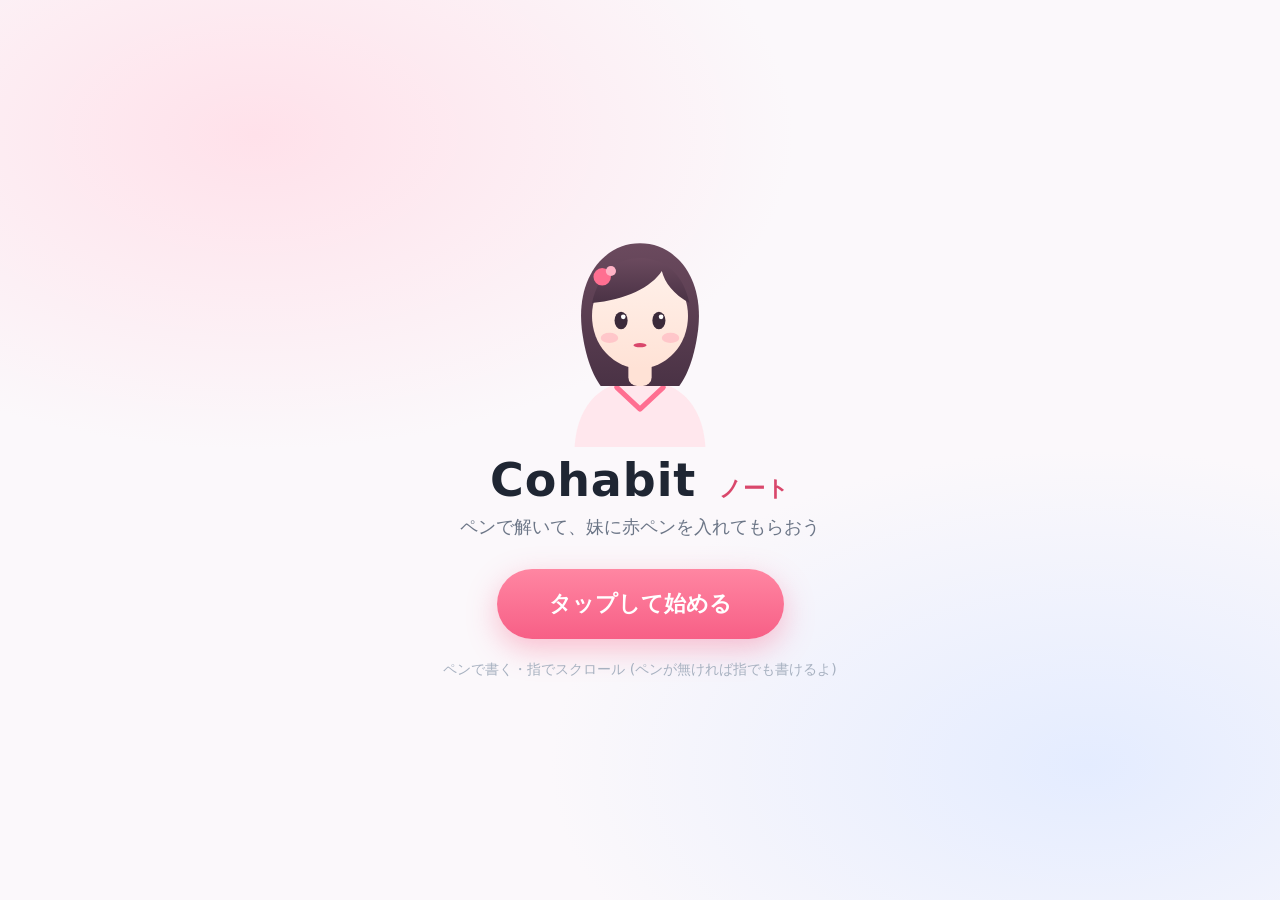
<file: CohabitPC/tablet/index.html>
<!doctype html>
<html lang="ja">
<head>
  <meta charset="utf-8">
  <meta name="viewport" content="width=device-width, initial-scale=1, maximum-scale=1, user-scalable=no, viewport-fit=cover">
  <meta name="theme-color" content="#fdf3f5">
  <meta name="mobile-web-app-capable" content="yes">
  <meta name="apple-mobile-web-app-capable" content="yes">
  <title>Cohabit ノート</title>
  <link rel="manifest" href="manifest.webmanifest">
  <link rel="icon" href="icons/icon.svg" type="image/svg+xml">
  <link rel="apple-touch-icon" href="icons/icon-192.png">
  <link rel="stylesheet" href="style.css">
  <script type="importmap">
  {
    "imports": {
      "three": "./vendor/three/three.module.js",
      "three/addons/": "./vendor/three/examples/jsm/",
      "@pixiv/three-vrm": "./vendor/three-vrm/three-vrm.module.js"
    }
  }
  </script>
  <script type="module" src="js/app.js"></script>
</head>
<body>
<div id="app">
  <header id="top">
    <section class="problem" id="problem" data-state="empty">
      <div class="problem-main">
        <div class="problem-meta">
          <span class="chip" id="subject">問題</span>
          <span class="goal" id="goal"></span>
        </div>
        <p class="problem-text" id="problemText"></p>
        <p class="problem-empty" id="problemEmpty">まだ問題がないよ。話題を入れるか、教科書を撮ってね。</p>
        <div class="problem-loading" id="problemLoading"><span class="spinner"></span><span id="problemLoadingText">妹が問題を考えてる…</span></div>
      </div>
      <div class="problem-actions">
        <button class="pbtn" data-act="topic"><svg viewBox="0 0 24 24"><path d="M4 5h16v10H9l-5 4z"/></svg><span>話題を入れる</span></button>
        <button class="pbtn" data-act="photo"><svg viewBox="0 0 24 24"><path d="M4 8h3l2-3h6l2 3h3v11H4z"/><circle cx="12" cy="13" r="3.5"/></svg><span>教科書を撮る</span></button>
        <button class="pbtn" data-act="weak"><svg viewBox="0 0 24 24"><path d="M12 20s-7-4.4-7-10a4 4 0 0 1 7-2.6A4 4 0 0 1 19 10c0 5.6-7 10-7 10z"/></svg><span>苦手から</span></button>
        <button class="pbtn" data-act="next"><svg viewBox="0 0 24 24"><path d="M5 12h12M13 7l5 5-5 5"/></svg><span>次の問題</span></button>
      </div>
      <input type="file" id="photoInput" accept="image/*" capture="environment" hidden>
    </section>
    <div class="top-side">
      <button class="icon-btn" id="settingsBtn" aria-label="設定"><svg viewBox="0 0 24 24"><circle cx="12" cy="12" r="3"/><path d="M12 2.8v2.4M12 18.8v2.4M2.8 12h2.4M18.8 12h2.4M5.5 5.5l1.7 1.7M16.8 16.8l1.7 1.7M5.5 18.5l1.7-1.7M16.8 7.2l1.7-1.7"/></svg></button>
      <span class="conn" id="conn" title="PC との接続"></span>
    </div>
  </header>

  <main id="stage">
    <canvas id="ink"></canvas>
    <div id="marksLayer"></div>
    <div id="fx"></div>

    <button id="fsBtn" class="float-btn" data-finger-ok hidden><svg viewBox="0 0 24 24" aria-hidden="true"><path d="M4 9V4h5M20 9V4h-5M4 15v5h5M20 15v5h-5" fill="none" stroke="currentColor" stroke-width="2" stroke-linecap="round"/></svg><span>全画面に戻す</span></button>
    <button id="soundBtn" class="float-btn sound" data-finger-ok hidden><svg viewBox="0 0 24 24" aria-hidden="true"><path d="M4 9h4l5-4v14l-5-4H4z" fill="currentColor"/><path d="M16 8.5a5 5 0 0 1 0 7M18.5 6a8.5 8.5 0 0 1 0 12" fill="none" stroke="currentColor" stroke-width="2" stroke-linecap="round"/></svg><span>声を出す (ここをタッチ)</span></button>
    <aside id="sister" data-presence="tablet">
      <div class="bubble" id="bubble" hidden>
        <p id="bubbleText"></p>
      </div>
      <div class="watching" id="watching" hidden><span class="eye"></span><span id="watchingText">妹が見てる</span><span class="dots"><i></i><i></i><i></i></span></div>
      <div class="sis-card" id="sisCard">
        <canvas id="sisCanvas"></canvas>
        <div class="sis-placeholder" id="sisPlaceholder"></div>
        <div class="sis-loading" id="sisLoading">妹を呼んでるところ…</div>
        <div class="sis-name"><span id="sisName">妹</span></div>
      </div>
      <div class="room-note" id="roomNote">
        <svg viewBox="0 0 24 24"><path d="M3 11l9-7 9 7v9H3z"/><path d="M9 20v-6h6v6"/></svg>
        <div><b>部屋にいるよ</b><span>声は部屋のほうで聞こえるよ</span></div>
      </div>
    </aside>

    <div class="banner" id="banner" hidden>
      <span class="banner-dot"></span>
      <span id="bannerText">PC につながらない。書いたものはこのまま残るよ。</span>
      <button id="bannerRetry">もう一度</button>
    </div>
    <div class="toast" id="toast" hidden></div>
  </main>

  <footer id="dock">
    <div class="dock-group tools">
      <button class="tool on" id="toolPen" aria-label="ペン"><svg viewBox="0 0 24 24"><path d="M4 20l1.2-4.6L15.6 5a2 2 0 0 1 2.8 0l.6.6a2 2 0 0 1 0 2.8L8.6 18.8z"/><path d="M13.8 6.8l3.4 3.4"/></svg><span>ペン</span></button>
      <button class="tool" id="toolEraser" aria-label="消しゴム"><svg viewBox="0 0 24 24"><path d="M8 20h12"/><path d="M4.6 14.6l9-9a2 2 0 0 1 2.8 0l3 3a2 2 0 0 1 0 2.8L12 18.8H8.8z"/><path d="M9 10.2l4.8 4.8"/></svg><span>消しゴム</span></button>
      <span class="sep"></span>
      <button class="tool" id="undoBtn" aria-label="元に戻す"><svg viewBox="0 0 24 24"><path d="M9 14L4 9l5-5"/><path d="M4 9h10.5a5 5 0 0 1 0 10H11"/></svg><span>戻す</span></button>
      <button class="tool" id="redoBtn" aria-label="やり直す"><svg viewBox="0 0 24 24"><path d="M15 14l5-5-5-5"/><path d="M20 9H9.5a5 5 0 0 0 0 10H13"/></svg><span>やり直す</span></button>
      <span class="sep"></span>
      <div class="pager">
        <button class="tool slim" id="pagePrev" aria-label="前のページ"><svg viewBox="0 0 24 24"><path d="M14 6l-6 6 6 6"/></svg></button>
        <span class="page-no" id="pageNo">1 / 1</span>
        <button class="tool slim" id="pageNext" aria-label="次のページ"><svg viewBox="0 0 24 24"><path d="M10 6l6 6-6 6"/></svg></button>
        <button class="tool" id="pageAdd" aria-label="ページを足す"><svg viewBox="0 0 24 24"><path d="M6 3h8l4 4v14H6z"/><path d="M12 10v7M8.5 13.5h7"/></svg><span>ページ</span></button>
      </div>
      <button class="tool" id="clearBtn" aria-label="ページを消す"><svg viewBox="0 0 24 24"><path d="M5 7h14M10 7V4h4v3M7 7l1 13h8l1-13"/></svg><span id="clearLabel">全部消す</span></button>
    </div>
    <div class="dock-group actions">
      <button class="act soft" data-ask="hint" id="hintBtn"><span>ヒント</span></button>
      <button class="act soft" data-ask="explain"><span>わからない</span></button>
      <button class="act soft" data-ask="answer" id="answerBtn"><span>答え</span></button>
      <span class="sep"></span>
      <button class="act" id="lookBtn"><span>見て</span></button>
      <button class="act primary" id="doneBtn"><span>できた</span></button>
    </div>
  </footer>
</div>

<!-- 最初の 1 タップ (音を出せるようにする・全画面) -->
<div id="start" data-finger-ok>
  <div class="start-inner">
    <div class="start-art" id="startArt"></div>
    <h1>Cohabit <small>ノート</small></h1>
    <p class="start-sub">ペンで解いて、妹に赤ペンを入れてもらおう</p>
    <button id="startBtn" class="start-btn">タップして始める</button>
    <p class="start-hint" id="startHint">ペンで書く・指でスクロール</p>
  </div>
</div>

<!-- 話題を入れる -->
<div class="sheet" id="topicSheet" hidden>
  <div class="sheet-card">
    <h2>どんな問題にする？</h2>
    <p class="sheet-sub">単元や話題を言うか、打ってね。教科は何でもいいよ。</p>
    <div class="topic-row">
      <input id="topicInput" type="text" placeholder="例: 二次方程式の解の公式" autocomplete="off" enterkeyhint="go">
      <button class="mic" id="micBtn" aria-label="声で入れる"><svg viewBox="0 0 24 24"><rect x="9" y="3" width="6" height="11" rx="3"/><path d="M5.5 11a6.5 6.5 0 0 0 13 0M12 17.5V21"/></svg></button>
    </div>
    <div class="chips" id="topicChips" hidden></div>
    <div class="sheet-actions">
      <button class="ghost" data-close>やめる</button>
      <button class="primary" id="topicGo">これで出して</button>
    </div>
  </div>
</div>

<!-- 次の問題 -->
<div class="sheet" id="nextSheet" hidden>
  <div class="sheet-card small">
    <h2>次はどうする？</h2>
    <div class="level-row">
      <button data-level="easier"><b>やさしく</b><span>もう少し簡単に</span></button>
      <button data-level="same"><b>同じくらい</b><span>似た問題をもう 1 問</span></button>
      <button data-level="harder"><b>むずかしく</b><span>ひとつ上へ</span></button>
    </div>
    <div class="sheet-actions"><button class="ghost" data-close>やめる</button></div>
  </div>
</div>

<!-- 設定 -->
<div class="drawer-scrim" id="drawerScrim" hidden></div>
<aside class="drawer" id="drawer" aria-hidden="true">
  <div class="drawer-head"><h2>設定</h2><button class="icon-btn" id="drawerClose" aria-label="閉じる"><svg viewBox="0 0 24 24"><path d="M6 6l12 12M18 6L6 18"/></svg></button></div>
  <label class="field"><span>PC のアドレス</span><input id="setAddress" type="url" placeholder="空なら、このページと同じ PC" autocomplete="off"></label>
  <label class="field"><span>トークン</span><input id="setToken" type="text" placeholder="PC の設定にあれば" autocomplete="off"></label>
  <div class="field"><span>行の高さ <b id="rowHVal">72</b></span><input id="setRowH" type="range" min="52" max="104" step="4"><small>新しいページから使うよ</small></div>
  <div class="field"><span>問題の文字の大きさ</span>
    <div class="seg" id="setTextSize"><button data-v="s">小</button><button data-v="m">中</button><button data-v="l">大</button></div></div>
  <label class="switch"><input id="setPenOnly" type="checkbox"><span class="track"></span><span class="lbl">ペンだけ (指は全部無視)<small>書くのもボタンもペンだけ。手のひら・指の誤タップを防ぐ。iPad は Apple Pencil を使うと自動でオン。指 4 本を 2 秒押すと解除</small></span></label>
  <label class="switch"><input id="setFinger" type="checkbox"><span class="track"></span><span class="lbl">指でも書く<small>オフのときペンがあれば指はスクロールだけ</small></span></label>
  <label class="switch"><input id="setVoice" type="checkbox"><span class="track"></span><span class="lbl">妹の声</span></label>
  <label class="switch"><input id="setSister" type="checkbox"><span class="track"></span><span class="lbl">妹を出す</span></label>
  <label class="switch"><input id="setAuto" type="checkbox"><span class="track"></span><span class="lbl">書くのが止まったら見てもらう<small>約 1.5 秒で自動で見てくれるよ</small></span></label>
  <div class="drawer-foot">
    <p id="backendInfo"></p>
    <button class="ghost danger" id="resetNotebook">ノートを全部消す</button>
  </div>
</aside>
</body>
</html>
</file>
<file: CohabitPC/tablet/style.css>
/* Cohabit タブレット — ノートと妹 */
:root {
  --desk: #eef0f4;
  --desk2: #e7e9ef;
  --card: #ffffff;
  --text: #1f2633;
  --muted: #6c7687;
  --faint: #a7b1c0;
  --line: #e3e7ee;
  --accent: #ff6f91;
  --accent-ink: #d9476b;
  --accent-soft: #ffe6ec;
  --red: #e2343f;
  --ok: #2f9e6e;
  --shadow: 0 1px 2px rgba(31, 38, 51, .06), 0 8px 24px rgba(31, 38, 51, .08);
  --shadow-lg: 0 2px 6px rgba(31, 38, 51, .08), 0 18px 48px rgba(31, 38, 51, .16);
  --problem-size: 30px;
  --sis-w: 300px;
  --sis-h: 250px;
  --ui: "Noto Sans JP", "Noto Sans CJK JP", "Hiragino Sans", "Hiragino Kaku Gothic ProN", "Yu Gothic UI", "Meiryo", system-ui, sans-serif;
  --serif: "Noto Serif JP", "Noto Serif CJK JP", "Hiragino Mincho ProN", "Yu Mincho", serif;
  --hand: "Klee One", "Yomogi", "Zen Kurenaido", "Kiwi Maru", "Hannotate SC", "UD デジタル 教科書体 N-R", "UD Digi Kyokasho N-R", "YuKyokasho", "Noto Sans JP", "Noto Sans CJK JP", sans-serif;
  color-scheme: light;
}
* { box-sizing: border-box; -webkit-tap-highlight-color: transparent; }
html, body { margin: 0; height: 100%; overflow: hidden; }
body {
  font-family: var(--ui);
  color: var(--text);
  background: linear-gradient(180deg, var(--desk) 0%, var(--desk2) 100%);
  user-select: none; -webkit-user-select: none;
  overscroll-behavior: none;
  touch-action: none;
}
button { font: inherit; color: inherit; border: 0; background: none; cursor: pointer; padding: 0; }
svg { fill: none; stroke: currentColor; stroke-width: 1.8; stroke-linecap: round; stroke-linejoin: round; }
[hidden] { display: none !important; }

#app {
  position: fixed; inset: 0;
  display: grid;
  grid-template-rows: auto 1fr auto;
  padding: max(10px, env(safe-area-inset-top)) max(14px, env(safe-area-inset-right)) max(10px, env(safe-area-inset-bottom)) max(14px, env(safe-area-inset-left));
  gap: 10px;
}

/* ---------- 問題 ---------- */
#top { display: flex; gap: 10px; align-items: stretch; min-width: 0; }
.problem {
  flex: 1; min-width: 0;
  display: flex; gap: 18px; align-items: center;
  background: var(--card);
  border-radius: 22px;
  padding: 14px 16px 14px 22px;
  box-shadow: var(--shadow);
  position: relative; overflow: hidden;
}
.problem::before { /* 紙の端の色 */
  content: ""; position: absolute; left: 0; top: 0; bottom: 0; width: 6px;
  background: linear-gradient(180deg, var(--accent), #ffa8bd);
}
.problem-main { flex: 1; min-width: 0; }
.problem-meta { display: flex; align-items: center; gap: 10px; margin-bottom: 4px; min-height: 24px; }
.chip {
  font-size: 13px; font-weight: 700; letter-spacing: .04em;
  color: var(--accent-ink); background: var(--accent-soft);
  padding: 3px 10px; border-radius: 999px; white-space: nowrap;
}
.goal { font-size: 14px; color: var(--muted); white-space: nowrap; overflow: hidden; text-overflow: ellipsis; }
.goal:not(:empty)::before { content: "ゴール"; font-size: 11px; font-weight: 700; color: var(--faint); margin-right: 6px; letter-spacing: .08em; }
.problem-text {
  margin: 0; font-family: var(--serif); font-size: var(--problem-size); line-height: 1.45; font-weight: 600;
  letter-spacing: .01em; white-space: pre-wrap; overflow-wrap: anywhere;
  max-height: calc(var(--problem-size) * 1.45 * 4); overflow-y: auto;
  font-variant-numeric: tabular-nums;
}
.problem-text.fresh { animation: rise .5s cubic-bezier(.2, .8, .2, 1); }
.problem-empty { margin: 2px 0; font-size: 18px; color: var(--muted); display: none; }
.problem-loading { display: none; align-items: center; gap: 10px; font-size: 18px; color: var(--accent-ink); padding: 4px 0; }
.problem[data-state="empty"] .problem-text { display: none; }
.problem[data-state="empty"] .problem-empty { display: block; }
.problem[data-state="loading"] .problem-text,
.problem[data-state="loading"] .problem-empty { display: none; }
.problem[data-state="loading"] .problem-loading { display: flex; }
.spinner { width: 18px; height: 18px; border-radius: 50%; border: 2.5px solid var(--accent-soft); border-top-color: var(--accent); animation: spin .8s linear infinite; }

.problem-actions { display: grid; grid-template-columns: repeat(2, auto); gap: 8px; flex: none; }
.pbtn {
  display: flex; align-items: center; gap: 8px;
  height: 44px; padding: 0 16px 0 12px; border-radius: 14px;
  background: #f5f6f9; font-size: 15px; font-weight: 600; white-space: nowrap;
  transition: background .15s, transform .1s;
}
.pbtn svg { width: 22px; height: 22px; color: var(--accent-ink); }
.pbtn:active { transform: scale(.97); background: var(--accent-soft); }
.top-side { display: flex; flex-direction: column; align-items: center; gap: 10px; padding-top: 4px; }
.icon-btn { width: 44px; height: 44px; border-radius: 14px; display: grid; place-items: center; background: var(--card); box-shadow: var(--shadow); }
.icon-btn svg { width: 22px; height: 22px; color: var(--muted); }
.conn { width: 10px; height: 10px; border-radius: 50%; background: var(--faint); transition: background .3s; }
.conn.ok { background: #44c08a; box-shadow: 0 0 0 4px rgba(68, 192, 138, .15); }
.conn.bad { background: var(--red); box-shadow: 0 0 0 4px rgba(226, 52, 63, .15); }

/* ---------- ノート ---------- */
#stage { position: relative; min-height: 0; overflow: hidden; border-radius: 18px; touch-action: none; }
#ink { position: absolute; inset: 0; width: 100%; height: 100%; display: block; touch-action: none; }
#marksLayer { position: absolute; left: 0; top: 0; pointer-events: none; will-change: transform; }
#marksLayer svg { position: absolute; left: 0; top: 0; overflow: visible; }
#fx { position: absolute; inset: 0; pointer-events: none; overflow: hidden; }

/* 赤ペン */
.rp { fill: none; stroke: var(--red); stroke-linecap: round; stroke-linejoin: round; }
.rp-draw { stroke-dasharray: 1; stroke-dashoffset: 1; animation: rp-draw var(--d, .5s) cubic-bezier(.45, .05, .35, 1) var(--delay, 0s) forwards; }
.rp-still { stroke-dasharray: none; stroke-dashoffset: 0; }
.rp-text { fill: var(--red); stroke: none; font-family: var(--hand); font-weight: 600; }
.rp-char { opacity: 0; animation: rp-char .18s ease-out var(--delay, 0s) forwards; transform-box: fill-box; transform-origin: 50% 80%; }
.rp-char.still { opacity: 1; animation: none; }
.rp-fade { animation: rp-fade .45s ease forwards; }
@keyframes rp-draw { to { stroke-dashoffset: 0; } }
@keyframes rp-char { 0% { opacity: 0; transform: scale(.6) translateY(2px); } 100% { opacity: .96; transform: none; } }
@keyframes rp-fade { to { opacity: 0; } }

.spark { position: absolute; width: 10px; height: 10px; border-radius: 50%; animation: spark 1.1s cubic-bezier(.2, .7, .3, 1) forwards; }
.spark.star { border-radius: 2px; transform: rotate(45deg); }
@keyframes spark {
  0% { opacity: 0; transform: translate(0, 0) scale(.4); }
  15% { opacity: 1; }
  100% { opacity: 0; transform: translate(var(--dx), var(--dy)) scale(1); }
}

/* ---------- 妹 ---------- */
#sister {
  position: absolute; right: 12px; bottom: 12px;
  width: var(--sis-w);
  display: flex; flex-direction: column; align-items: stretch; gap: 10px;
  pointer-events: none;
  z-index: 5;
}
#sister > * { pointer-events: auto; }
.sis-card {
  position: relative; height: var(--sis-h); border-radius: 26px; overflow: hidden;
  background:
    radial-gradient(120% 80% at 50% 0%, #fff 0%, rgba(255, 255, 255, 0) 60%),
    linear-gradient(170deg, #ffe9ef 0%, #f3e8ff 55%, #e6efff 100%);
  box-shadow: var(--shadow-lg);
  transition: opacity .6s ease, transform .6s cubic-bezier(.2, .8, .2, 1), height .6s ease;
}
.sis-card::after { /* 下の方をノートになじませる */
  content: ""; position: absolute; left: 0; right: 0; bottom: 0; height: 26%;
  background: linear-gradient(180deg, rgba(255, 255, 255, 0), rgba(255, 255, 255, .55));
  pointer-events: none;
}
#sisCanvas { position: absolute; inset: 0; width: 100%; height: 100%; display: block; }
.sis-placeholder { position: absolute; inset: 0; display: none; }
.sis-placeholder svg { width: 100%; height: 100%; stroke: none; }
.sis-card.placeholder .sis-placeholder { display: block; }
.sis-card.placeholder #sisCanvas { display: none; }
.sis-loading {
  position: absolute; left: 0; right: 0; top: 46%; text-align: center; font-size: 13px; color: var(--muted);
  transition: opacity .4s;
}
.sis-card.ready .sis-loading, .sis-card.placeholder .sis-loading { opacity: 0; }
.sis-name {
  position: absolute; left: 14px; bottom: 12px; z-index: 2;
  font-size: 13px; font-weight: 700; color: var(--accent-ink);
  background: rgba(255, 255, 255, .85); padding: 4px 12px; border-radius: 999px;
  box-shadow: 0 2px 8px rgba(217, 71, 107, .12);
}
.sis-card.talking .sis-name::after { content: ""; display: inline-block; width: 6px; height: 6px; border-radius: 50%; background: var(--accent); margin-left: 6px; vertical-align: 2px; animation: pulse 1s ease-in-out infinite; }

.bubble {
  position: relative; align-self: stretch;
  background: var(--card); border-radius: 20px; padding: 16px 20px;
  box-shadow: var(--shadow-lg);
  font-size: 22px; line-height: 1.6; font-weight: 500;
  min-height: 3.6em; max-height: 56vh; overflow-y: auto; scrollbar-width: none;
  animation: pop .35s cubic-bezier(.2, .9, .3, 1.2);
  transform-origin: 80% 100%;
}
.bubble::-webkit-scrollbar { display: none; }
.bubble p { margin: 0; white-space: pre-wrap; overflow-wrap: anywhere; }
.bubble::after { /* しっぽ */
  content: ""; position: absolute; right: 56px; bottom: -9px; width: 18px; height: 18px; background: var(--card);
  transform: rotate(45deg); border-radius: 3px;
}
.bubble.leaving { animation: fadeout .4s ease forwards; }
.bubble.mood-happy { box-shadow: 0 0 0 3px #ffd6e0, var(--shadow-lg); }
.bubble.mood-worried { box-shadow: 0 0 0 3px #ffe5c2, var(--shadow-lg); }

.watching {
  align-self: flex-end; display: inline-flex; align-items: center; gap: 8px;
  font-size: 13px; color: var(--accent-ink); font-weight: 600;
  background: rgba(255, 255, 255, .92); padding: 6px 12px 6px 10px; border-radius: 999px;
  box-shadow: var(--shadow);
  animation: pop .3s ease;
}
.watching .eye { width: 9px; height: 9px; border-radius: 50%; background: var(--accent); animation: pulse 1.2s ease-in-out infinite; }
.dots { display: inline-flex; gap: 3px; }
.dots i { width: 4px; height: 4px; border-radius: 50%; background: var(--accent); opacity: .3; animation: dot 1.2s infinite; }
.dots i:nth-child(2) { animation-delay: .2s; }
.dots i:nth-child(3) { animation-delay: .4s; }

.room-note {
  display: none; align-items: center; gap: 12px;
  background: var(--card); border-radius: 18px; padding: 12px 16px; box-shadow: var(--shadow-lg);
  animation: pop .4s ease;
}
.room-note svg { width: 30px; height: 30px; color: var(--accent); flex: none; }
.room-note b { display: block; font-size: 16px; }
.room-note span { font-size: 13px; color: var(--muted); }
#sister[data-presence="room"] .sis-card { opacity: 0; transform: translateY(24px) scale(.92); height: 0; margin-top: -10px; }
#sister[data-presence="room"] .room-note { display: flex; }
#sister[data-presence="room"] .bubble { font-size: 16px; }
#sister.off .sis-card, #sister.off .room-note { display: none; }

/* ---------- 下の道具 ---------- */
#dock { display: flex; justify-content: space-between; align-items: center; gap: 10px; flex-wrap: wrap; }
.dock-group {
  display: flex; align-items: center; gap: 4px;
  background: var(--card); border-radius: 20px; padding: 6px; box-shadow: var(--shadow);
}
.sep { width: 1px; height: 28px; background: var(--line); margin: 0 4px; }
.tool {
  min-width: 54px; height: 52px; border-radius: 14px; padding: 0 6px;
  display: flex; flex-direction: column; align-items: center; justify-content: center; gap: 2px;
  color: var(--muted); font-size: 11px; font-weight: 600;
  transition: background .15s, color .15s;
}
.tool svg { width: 24px; height: 24px; }
.tool.slim { min-width: 34px; }
.tool.on { background: var(--accent-soft); color: var(--accent-ink); }
.tool:active { background: #f1f2f6; }
.tool:disabled { opacity: .35; }
.tool.armed { background: #ffe3e3; color: var(--red); }
.pager { display: flex; align-items: center; }
.page-no { font-size: 14px; font-weight: 700; color: var(--text); min-width: 44px; text-align: center; font-variant-numeric: tabular-nums; }
.act {
  height: 52px; padding: 0 18px; border-radius: 14px;
  font-size: 16px; font-weight: 700; color: var(--text);
  background: #f3f4f8; transition: transform .1s, background .15s;
  white-space: nowrap;
}
.act.soft { background: transparent; color: var(--muted); font-weight: 600; }
.act:active { transform: scale(.96); }
.act.primary { background: linear-gradient(180deg, #ff7f9d, #f75f86); color: #fff; box-shadow: 0 4px 14px rgba(247, 95, 134, .35); padding: 0 24px; }
.act.busy { opacity: .6; }
.act.nudge { color: var(--accent-ink); background: var(--accent-soft); animation: nudge 1.6s ease-in-out 3; }
.act.confirm { color: #fff; background: var(--red); }

/* ---------- 帯・トースト ---------- */
.banner {
  position: absolute; left: 50%; top: 12px; transform: translateX(-50%);
  display: flex; align-items: center; gap: 12px; z-index: 8;
  background: #fff4f2; color: #9b2b2b; border-radius: 999px; padding: 8px 8px 8px 16px;
  box-shadow: var(--shadow-lg); font-size: 14px; font-weight: 600; max-width: calc(100% - 24px);
  animation: drop .35s ease;
}
.banner-dot { width: 9px; height: 9px; border-radius: 50%; background: var(--red); flex: none; animation: pulse 1.4s infinite; }
.banner button { background: #fff; border-radius: 999px; padding: 6px 14px; font-size: 13px; box-shadow: 0 1px 3px rgba(0, 0, 0, .08); }
.toast {
  position: absolute; left: 50%; bottom: 16px; transform: translateX(-50%); z-index: 8;
  background: rgba(31, 38, 51, .88); color: #fff; padding: 10px 18px; border-radius: 999px; font-size: 14px;
  animation: rise .3s ease;
}

/* ---------- 始める ---------- */
#start {
  position: fixed; inset: 0; z-index: 50; display: grid; place-items: center;
  background:
    radial-gradient(60% 50% at 20% 15%, #ffe1ea 0%, rgba(255, 225, 234, 0) 70%),
    radial-gradient(60% 50% at 85% 85%, #e4ecff 0%, rgba(228, 236, 255, 0) 70%),
    #fbf8fb;
  transition: opacity .5s ease, visibility .5s;
}
#start.gone { opacity: 0; visibility: hidden; }
.start-inner { text-align: center; padding: 24px; }
.start-art { width: 220px; height: 240px; margin: 0 auto 6px; }
.start-art svg { width: 100%; height: 100%; stroke: none; }
#start h1 { font-size: 46px; margin: 0; letter-spacing: .02em; font-weight: 800; }
#start h1 small { font-size: 22px; color: var(--accent-ink); font-weight: 700; margin-left: 6px; }
.start-sub { color: var(--muted); font-size: 18px; margin: 8px 0 30px; }
.start-btn {
  font-size: 22px; font-weight: 800; color: #fff; padding: 20px 52px; border-radius: 999px;
  background: linear-gradient(180deg, #ff86a2, #f75f86); box-shadow: 0 10px 30px rgba(247, 95, 134, .38);
  animation: breathe 2.4s ease-in-out infinite;
}
.start-hint { color: var(--faint); font-size: 14px; margin-top: 22px; }

/* ---------- シート ---------- */
.sheet { position: fixed; inset: 0; z-index: 40; display: grid; place-items: center; background: rgba(31, 38, 51, .28); animation: fadein .2s ease; padding: 16px; }
.sheet-card { width: min(640px, 100%); background: var(--card); border-radius: 26px; padding: 26px 26px 20px; box-shadow: var(--shadow-lg); animation: pop .3s cubic-bezier(.2, .9, .3, 1.15); }
.sheet-card.small { width: min(560px, 100%); }
.sheet h2 { margin: 0 0 4px; font-size: 22px; }
.sheet-sub { margin: 0 0 18px; color: var(--muted); font-size: 15px; }
.topic-row { display: flex; gap: 10px; }
.topic-row input, .field input[type="url"], .field input[type="text"] {
  flex: 1; min-width: 0; height: 54px; border-radius: 14px; border: 2px solid var(--line); padding: 0 16px;
  font: inherit; font-size: 19px; color: var(--text); background: #fafbfc; outline: none; user-select: text;
}
.topic-row input:focus, .field input:focus { border-color: var(--accent); background: #fff; }
.mic { width: 54px; height: 54px; border-radius: 14px; background: var(--accent-soft); color: var(--accent-ink); display: grid; place-items: center; }
.mic svg { width: 26px; height: 26px; }
.mic.listening { background: var(--accent); color: #fff; animation: pulse 1s infinite; }
.chips { display: flex; flex-wrap: wrap; gap: 8px; margin: 16px 0 6px; }
.chips button { padding: 8px 14px; border-radius: 999px; background: #f3f4f8; font-size: 14px; }
.chips button:active { background: var(--accent-soft); }
.sheet-actions { display: flex; justify-content: flex-end; gap: 10px; margin-top: 18px; }
.sheet-actions button, .drawer-foot button { height: 48px; padding: 0 22px; border-radius: 14px; font-weight: 700; font-size: 16px; }
.primary { background: linear-gradient(180deg, #ff7f9d, #f75f86); color: #fff; }
.ghost { background: #f3f4f8; color: var(--muted); }
.danger { color: var(--red); }
.level-row { display: grid; grid-template-columns: repeat(3, 1fr); gap: 10px; margin-top: 14px; }
.level-row button { padding: 18px 10px; border-radius: 18px; background: #f6f7fa; display: flex; flex-direction: column; gap: 4px; }
.level-row b { font-size: 18px; }
.level-row span { font-size: 12px; color: var(--muted); }
.level-row button:active { background: var(--accent-soft); }

/* ---------- 設定 ---------- */
.drawer-scrim { position: fixed; inset: 0; z-index: 44; background: rgba(31, 38, 51, .25); animation: fadein .2s; }
.drawer {
  position: fixed; top: 0; right: 0; bottom: 0; z-index: 45; width: min(420px, 92vw);
  background: var(--card); box-shadow: var(--shadow-lg); padding: 20px 22px; overflow-y: auto;
  transform: translateX(105%); transition: transform .3s cubic-bezier(.2, .8, .2, 1);
  display: flex; flex-direction: column; gap: 18px;
}
.drawer.open { transform: none; }
.drawer-head { display: flex; justify-content: space-between; align-items: center; }
.drawer-head h2 { margin: 0; font-size: 22px; }
.drawer-head .icon-btn { box-shadow: none; background: #f3f4f8; }
.field { display: flex; flex-direction: column; gap: 8px; font-size: 14px; font-weight: 600; color: var(--muted); }
.field input[type="url"], .field input[type="text"] { height: 48px; font-size: 16px; }
.field small, .switch small { font-weight: 400; color: var(--faint); font-size: 12px; display: block; }
.field input[type="range"] { accent-color: var(--accent); width: 100%; }
.field b { color: var(--text); }
.seg { display: inline-flex; background: #f3f4f8; border-radius: 12px; padding: 4px; gap: 4px; align-self: flex-start; }
.seg button { padding: 8px 20px; border-radius: 9px; font-weight: 700; color: var(--muted); }
.seg button.on { background: #fff; color: var(--accent-ink); box-shadow: 0 1px 4px rgba(0, 0, 0, .08); }
.switch { display: flex; align-items: center; gap: 14px; font-size: 16px; font-weight: 600; cursor: pointer; }
.switch input { display: none; }
.switch .track { width: 50px; height: 30px; border-radius: 999px; background: #dfe3ea; position: relative; flex: none; transition: background .2s; }
.switch .track::after { content: ""; position: absolute; left: 3px; top: 3px; width: 24px; height: 24px; border-radius: 50%; background: #fff; box-shadow: 0 1px 3px rgba(0, 0, 0, .2); transition: transform .2s; }
.switch input:checked + .track { background: var(--accent); }
.switch input:checked + .track::after { transform: translateX(20px); }
.drawer-foot { margin-top: auto; display: flex; flex-direction: column; gap: 12px; }
.drawer-foot p { margin: 0; font-size: 12px; color: var(--faint); }

/* ---------- 縦向き ---------- */
@media (orientation: portrait), (max-width: 980px) {
  :root { --sis-w: 200px; --sis-h: 180px; --problem-size: 26px; }
  .problem { flex-direction: column; align-items: stretch; gap: 12px; padding: 14px 14px 14px 20px; }
  .problem-actions { grid-template-columns: repeat(4, 1fr); }
  .pbtn { justify-content: center; padding: 0 8px; font-size: 14px; }
  #sister .bubble { position: absolute; right: calc(100% + 10px); bottom: 0; width: min(560px, calc(100vw - var(--sis-w) - 50px)); font-size: 21px; }
  #sister .bubble::after { right: -7px; bottom: 34px; }
  #sister[data-presence="room"] { width: min(360px, calc(100vw - 60px)); }
  #sister[data-presence="room"] .bubble { position: relative; right: auto; width: auto; }
  #sister .watching { position: absolute; bottom: calc(100% + 8px); right: 0; }
  #dock { justify-content: center; }
  .tool { min-width: 48px; }
  .act { padding: 0 14px; }
}
@media (max-width: 720px) {
  .tool span { display: none; }
  .act.soft { padding: 0 10px; }
  .problem-actions { grid-template-columns: repeat(2, 1fr); }
}

@keyframes spin { to { transform: rotate(360deg); } }
@keyframes pulse { 0%, 100% { opacity: 1; } 50% { opacity: .35; } }
@keyframes dot { 0%, 100% { opacity: .25; transform: translateY(0); } 40% { opacity: 1; transform: translateY(-2px); } }
@keyframes pop { from { opacity: 0; transform: scale(.92) translateY(6px); } to { opacity: 1; transform: none; } }
@keyframes rise { from { opacity: 0; transform: translateY(8px); } to { opacity: 1; transform: none; } }
@keyframes drop { from { opacity: 0; transform: translate(-50%, -10px); } to { opacity: 1; transform: translate(-50%, 0); } }
@keyframes fadein { from { opacity: 0; } }
@keyframes fadeout { to { opacity: 0; transform: translateY(4px); } }
@keyframes breathe { 0%, 100% { transform: scale(1); } 50% { transform: scale(1.04); } }
@keyframes nudge { 0%, 100% { transform: none; } 20% { transform: rotate(-3deg); } 40% { transform: rotate(3deg); } 60% { transform: none; } }

/* ---------- 全画面に戻す・声を出す (右上に浮く) ---------- */
html, body { overscroll-behavior: none; }
.float-btn {
  position: fixed; top: max(12px, env(safe-area-inset-top)); right: max(12px, env(safe-area-inset-right)); z-index: 50;
  display: inline-flex; align-items: center; gap: 8px;
  font: 600 15px var(--ui); color: var(--accent-ink);
  background: rgba(255, 255, 255, .96); border: 0; border-radius: 999px; padding: 10px 16px;
  box-shadow: var(--shadow-lg); cursor: pointer;
  animation: pop .3s ease;
}
.float-btn svg { width: 20px; height: 20px; }
.float-btn.sound { top: calc(max(12px, env(safe-area-inset-top)) + 56px); color: #fff; background: var(--accent); }
.float-btn[hidden] { display: none; }
</file>
